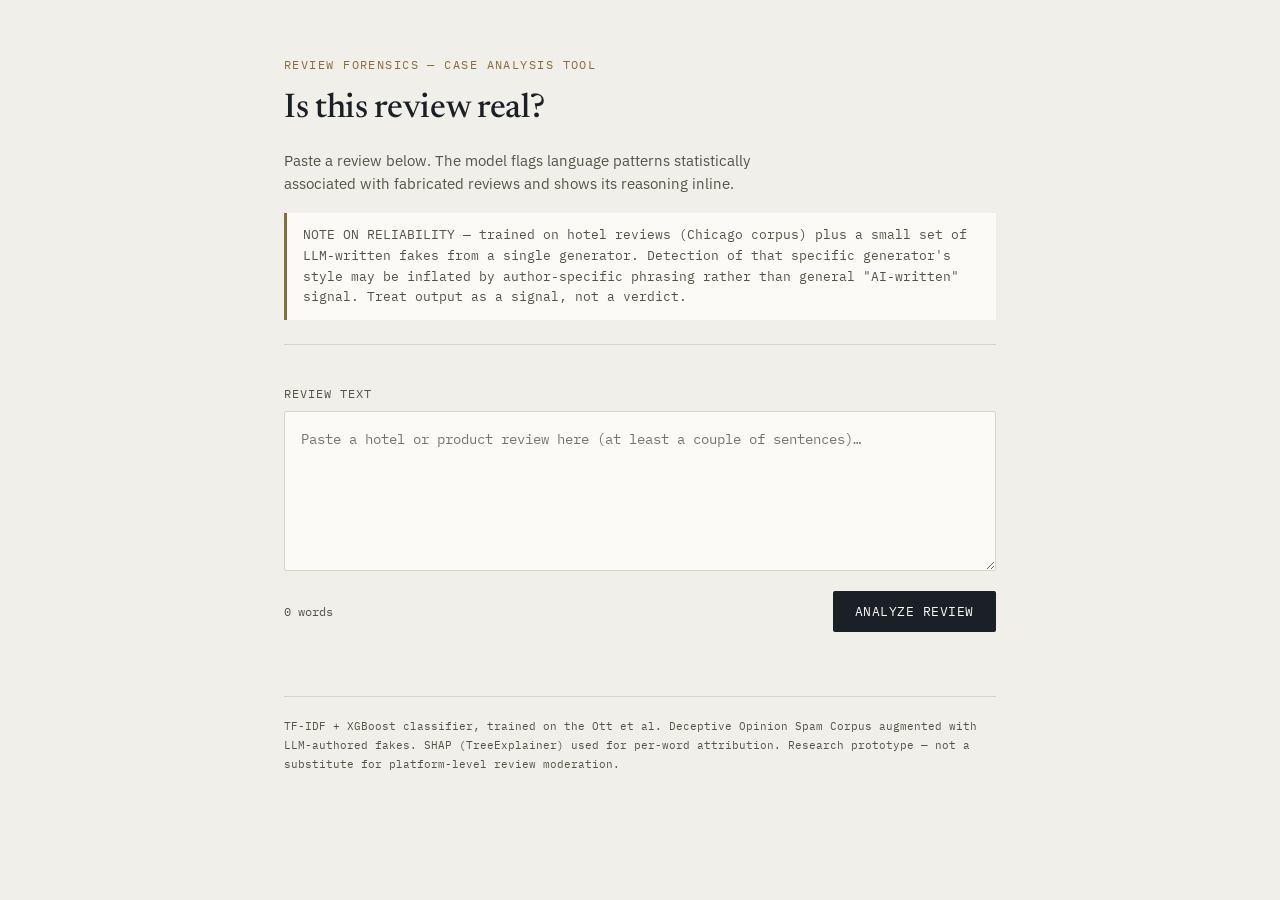
<file: templates/index.html>
<!DOCTYPE html>
<html lang="en">
<head>
<meta charset="UTF-8">
<meta name="viewport" content="width=device-width, initial-scale=1.0">
<title>Review Forensics — Fake Review Detector</title>
<link rel="preconnect" href="https://fonts.googleapis.com">
<link href="https://fonts.googleapis.com/css2?family=Newsreader:ital,wght@0,400;0,500;0,600;1,400&family=IBM+Plex+Sans:wght@400;500;600&family=IBM+Plex+Mono:wght@400;500&display=swap" rel="stylesheet">
<style>
  :root {
    --paper: #f1efe9;
    --paper-raised: #fbfaf7;
    --ink: #1b2027;
    --ink-soft: #565348;
    --rule: #d8d4c8;
    --fake: #a3402c;
    --fake-bg: #f4e2dc;
    --real: #2f5d43;
    --real-bg: #dfe9de;
    --accent: #8a6d3b;
  }

  * { box-sizing: border-box; }

  body {
    margin: 0;
    background: var(--paper);
    color: var(--ink);
    font-family: 'IBM Plex Sans', sans-serif;
    line-height: 1.5;
    -webkit-font-smoothing: antialiased;
  }

  .wrap {
    max-width: 760px;
    margin: 0 auto;
    padding: 56px 24px 96px;
  }

  header {
    border-bottom: 1px solid var(--rule);
    padding-bottom: 24px;
    margin-bottom: 40px;
  }

  .eyebrow {
    font-family: 'IBM Plex Mono', monospace;
    font-size: 12px;
    letter-spacing: 0.12em;
    text-transform: uppercase;
    color: var(--accent);
    margin-bottom: 10px;
  }

  h1 {
    font-family: 'Newsreader', serif;
    font-weight: 500;
    font-size: 34px;
    margin: 0 0 12px;
    letter-spacing: -0.01em;
  }

  .dek {
    color: var(--ink-soft);
    font-size: 15px;
    max-width: 56ch;
  }

  .caveat {
    margin-top: 18px;
    padding: 12px 16px;
    background: var(--paper-raised);
    border-left: 3px solid var(--accent);
    font-size: 13px;
    color: var(--ink-soft);
    font-family: 'IBM Plex Mono', monospace;
    line-height: 1.6;
  }

  label {
    display: block;
    font-family: 'IBM Plex Mono', monospace;
    font-size: 12px;
    letter-spacing: 0.08em;
    text-transform: uppercase;
    color: var(--ink-soft);
    margin-bottom: 8px;
  }

  textarea {
    width: 100%;
    min-height: 160px;
    padding: 16px;
    background: var(--paper-raised);
    border: 1px solid var(--rule);
    border-radius: 2px;
    font-family: 'IBM Plex Mono', monospace;
    font-size: 14px;
    color: var(--ink);
    resize: vertical;
    line-height: 1.7;
  }

  textarea:focus {
    outline: 2px solid var(--accent);
    outline-offset: -1px;
  }

  .row {
    display: flex;
    align-items: center;
    justify-content: space-between;
    margin-top: 14px;
    gap: 16px;
  }

  .wordcount {
    font-family: 'IBM Plex Mono', monospace;
    font-size: 12px;
    color: var(--ink-soft);
  }

  button {
    font-family: 'IBM Plex Mono', monospace;
    font-size: 13px;
    letter-spacing: 0.04em;
    text-transform: uppercase;
    background: var(--ink);
    color: var(--paper-raised);
    border: none;
    padding: 12px 22px;
    border-radius: 2px;
    cursor: pointer;
    transition: opacity 0.15s ease;
  }

  button:hover { opacity: 0.85; }
  button:disabled { opacity: 0.4; cursor: not-allowed; }

  #error {
    margin-top: 12px;
    color: var(--fake);
    font-family: 'IBM Plex Mono', monospace;
    font-size: 13px;
    display: none;
  }

  #result {
    margin-top: 48px;
    display: none;
  }

  .verdict-row {
    display: flex;
    align-items: baseline;
    gap: 18px;
    margin-bottom: 28px;
    flex-wrap: wrap;
  }

  .stamp {
    font-family: 'Newsreader', serif;
    font-style: italic;
    font-weight: 600;
    font-size: 30px;
    padding: 6px 18px;
    border: 3px solid currentColor;
    border-radius: 3px;
    transform: rotate(-2deg);
    display: inline-block;
  }

  .stamp.fake { color: var(--fake); }
  .stamp.real { color: var(--real); }

  .confidence {
    font-family: 'IBM Plex Mono', monospace;
    font-size: 14px;
    color: var(--ink-soft);
  }

  .confidence strong { color: var(--ink); }

  .section-label {
    font-family: 'IBM Plex Mono', monospace;
    font-size: 12px;
    letter-spacing: 0.08em;
    text-transform: uppercase;
    color: var(--ink-soft);
    margin-bottom: 10px;
  }

  .annotated {
    font-family: 'IBM Plex Mono', monospace;
    font-size: 14px;
    line-height: 2.1;
    background: var(--paper-raised);
    border: 1px solid var(--rule);
    padding: 20px;
    border-radius: 2px;
    margin-bottom: 32px;
  }

  mark.fake-mark {
    background: var(--fake-bg);
    color: var(--fake);
    padding: 1px 3px;
    border-radius: 2px;
    text-decoration: underline;
    text-decoration-style: wavy;
    text-decoration-color: var(--fake);
  }

  mark.real-mark {
    background: var(--real-bg);
    color: var(--real);
    padding: 1px 3px;
    border-radius: 2px;
  }

  .legend {
    display: flex;
    gap: 20px;
    font-family: 'IBM Plex Mono', monospace;
    font-size: 12px;
    color: var(--ink-soft);
    margin-bottom: 32px;
  }

  .legend span { display: inline-flex; align-items: center; gap: 6px; }
  .swatch { width: 10px; height: 10px; border-radius: 2px; display: inline-block; }
  .swatch.fake-sw { background: var(--fake); }
  .swatch.real-sw { background: var(--real); }

  .signals {
    display: grid;
    grid-template-columns: 1fr 1fr;
    gap: 24px;
  }

  .signal-col h3 {
    font-family: 'IBM Plex Mono', monospace;
    font-size: 12px;
    letter-spacing: 0.06em;
    text-transform: uppercase;
    margin: 0 0 10px;
    font-weight: 500;
  }

  .signal-col.fake-col h3 { color: var(--fake); }
  .signal-col.real-col h3 { color: var(--real); }

  .signal-item {
    display: flex;
    justify-content: space-between;
    font-family: 'IBM Plex Mono', monospace;
    font-size: 13px;
    padding: 5px 0;
    border-bottom: 1px solid var(--rule);
  }

  footer {
    margin-top: 64px;
    padding-top: 20px;
    border-top: 1px solid var(--rule);
    font-family: 'IBM Plex Mono', monospace;
    font-size: 11px;
    color: var(--ink-soft);
    line-height: 1.7;
  }

  @media (max-width: 560px) {
    .signals { grid-template-columns: 1fr; }
    h1 { font-size: 27px; }
  }
</style>
</head>
<body>
  <div class="wrap">
    <header>
      <div class="eyebrow">Review Forensics — Case Analysis Tool</div>
      <h1>Is this review real?</h1>
      <p class="dek">Paste a review below. The model flags language patterns statistically associated with fabricated reviews and shows its reasoning inline.</p>
      <div class="caveat">
        NOTE ON RELIABILITY — trained on hotel reviews (Chicago corpus) plus a small set of LLM-written fakes from a single generator. Detection of that specific generator's style may be inflated by author-specific phrasing rather than general "AI-written" signal. Treat output as a signal, not a verdict.
      </div>
    </header>

    <label for="reviewInput">Review text</label>
    <textarea id="reviewInput" placeholder="Paste a hotel or product review here (at least a couple of sentences)…"></textarea>
    <div class="row">
      <span class="wordcount" id="wordcount">0 words</span>
      <button id="analyzeBtn">Analyze review</button>
    </div>
    <div id="error"></div>

    <div id="result">
      <div class="verdict-row">
        <span class="stamp" id="stampEl"></span>
        <span class="confidence">confidence <strong id="confidenceEl"></strong></span>
      </div>

      <div class="legend">
        <span><span class="swatch fake-sw"></span> pushes toward fake</span>
        <span><span class="swatch real-sw"></span> pushes toward real</span>
      </div>

      <div class="section-label">Annotated text</div>
      <div class="annotated" id="annotatedEl"></div>

      <div class="signals">
        <div class="signal-col fake-col">
          <h3>Top fake signals</h3>
          <div id="fakeSignalsEl"></div>
        </div>
        <div class="signal-col real-col">
          <h3>Top real signals</h3>
          <div id="realSignalsEl"></div>
        </div>
      </div>
    </div>

    <footer>
      TF-IDF + XGBoost classifier, trained on the Ott et al. Deceptive Opinion Spam Corpus augmented with LLM-authored fakes. SHAP (TreeExplainer) used for per-word attribution. Research prototype — not a substitute for platform-level review moderation.
    </footer>
  </div>

<script>
  const textarea = document.getElementById('reviewInput');
  const wordcount = document.getElementById('wordcount');
  const btn = document.getElementById('analyzeBtn');
  const errorEl = document.getElementById('error');
  const resultEl = document.getElementById('result');

  textarea.addEventListener('input', () => {
    const words = textarea.value.trim().split(/\s+/).filter(Boolean).length;
    wordcount.textContent = `${words} word${words === 1 ? '' : 's'}`;
  });

  function escapeHtml(s) {
    return s.replace(/&/g, '&amp;').replace(/</g, '&lt;').replace(/>/g, '&gt;');
  }

  function annotateText(text, fakeWords, realWords) {
    const fakeSet = new Set(fakeWords.map(w => w.toLowerCase()));
    const realSet = new Set(realWords.map(w => w.toLowerCase()));
    const tokens = text.split(/(\s+)/);
    return tokens.map(tok => {
      const clean = tok.toLowerCase().replace(/[^a-z']/g, '');
      if (fakeSet.has(clean)) return `<mark class="fake-mark">${escapeHtml(tok)}</mark>`;
      if (realSet.has(clean)) return `<mark class="real-mark">${escapeHtml(tok)}</mark>`;
      return escapeHtml(tok);
    }).join('');
  }

  btn.addEventListener('click', async () => {
    const text = textarea.value.trim();
    errorEl.style.display = 'none';
    resultEl.style.display = 'none';

    if (!text) {
      errorEl.textContent = 'Paste a review first.';
      errorEl.style.display = 'block';
      return;
    }

    btn.disabled = true;
    btn.textContent = 'Analyzing…';

    try {
      const res = await fetch('/predict', {
        method: 'POST',
        headers: { 'Content-Type': 'application/json' },
        body: JSON.stringify({ text }),
      });
      const data = await res.json();

      if (!res.ok) {
        errorEl.textContent = data.error || 'Something went wrong.';
        errorEl.style.display = 'block';
        return;
      }

      const stampEl = document.getElementById('stampEl');
      stampEl.textContent = data.prediction === 'fake' ? 'LIKELY FAKE' : 'LIKELY GENUINE';
      stampEl.className = 'stamp ' + (data.prediction === 'fake' ? 'fake' : 'real');

      document.getElementById('confidenceEl').textContent = Math.round(data.confidence * 100) + '%';

      const fakeWords = data.top_fake_signals.map(s => s.word.split(' ').pop());
      const realWords = data.top_real_signals.map(s => s.word.split(' ').pop());
      document.getElementById('annotatedEl').innerHTML = annotateText(text, fakeWords, realWords);

      const fakeContainer = document.getElementById('fakeSignalsEl');
      fakeContainer.innerHTML = data.top_fake_signals.length
        ? data.top_fake_signals.map(s => `<div class="signal-item"><span>${escapeHtml(s.word)}</span><span>+${s.shap.toFixed(3)}</span></div>`).join('')
        : '<div class="signal-item">none detected</div>';

      const realContainer = document.getElementById('realSignalsEl');
      realContainer.innerHTML = data.top_real_signals.length
        ? data.top_real_signals.map(s => `<div class="signal-item"><span>${escapeHtml(s.word)}</span><span>${s.shap.toFixed(3)}</span></div>`).join('')
        : '<div class="signal-item">none detected</div>';

      resultEl.style.display = 'block';
    } catch (e) {
      errorEl.textContent = 'Request failed. Is the server running?';
      errorEl.style.display = 'block';
    } finally {
      btn.disabled = false;
      btn.textContent = 'Analyze review';
    }
  });
</script>
</body>
</html>
</file>
